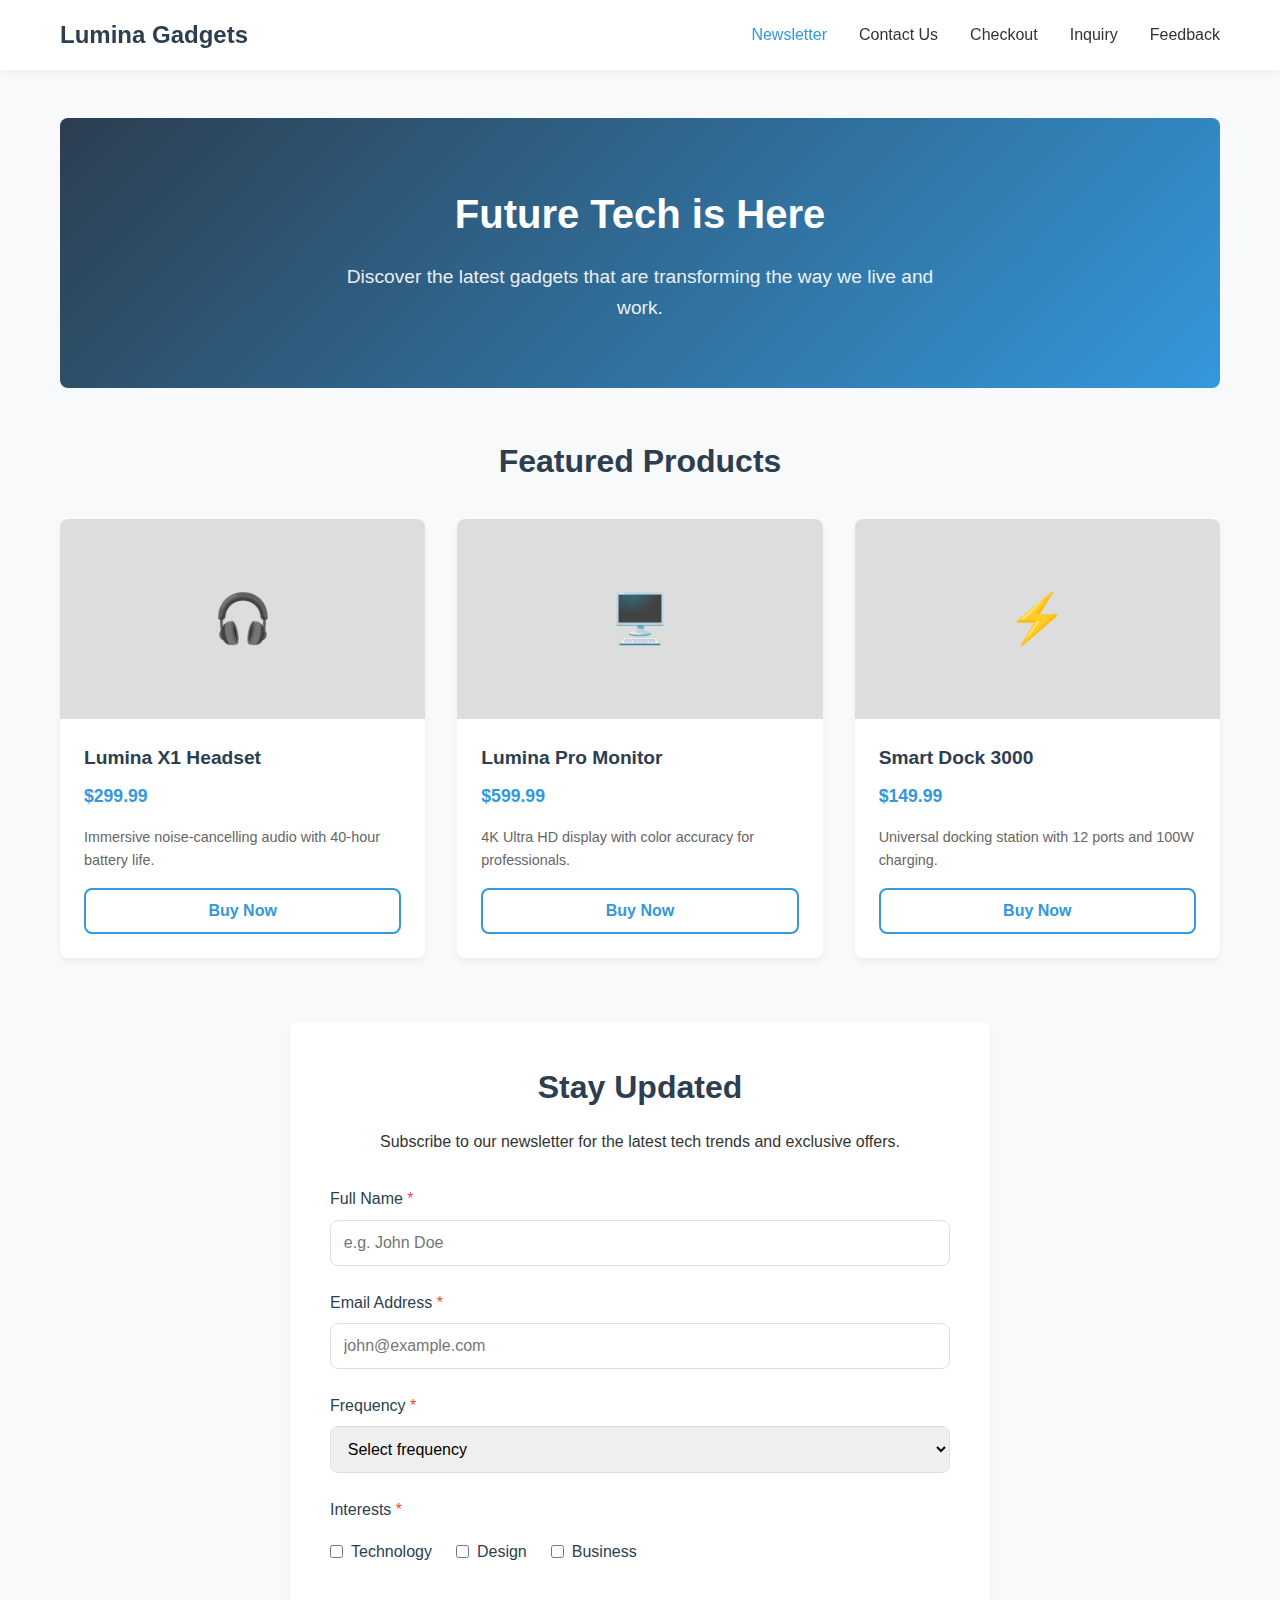
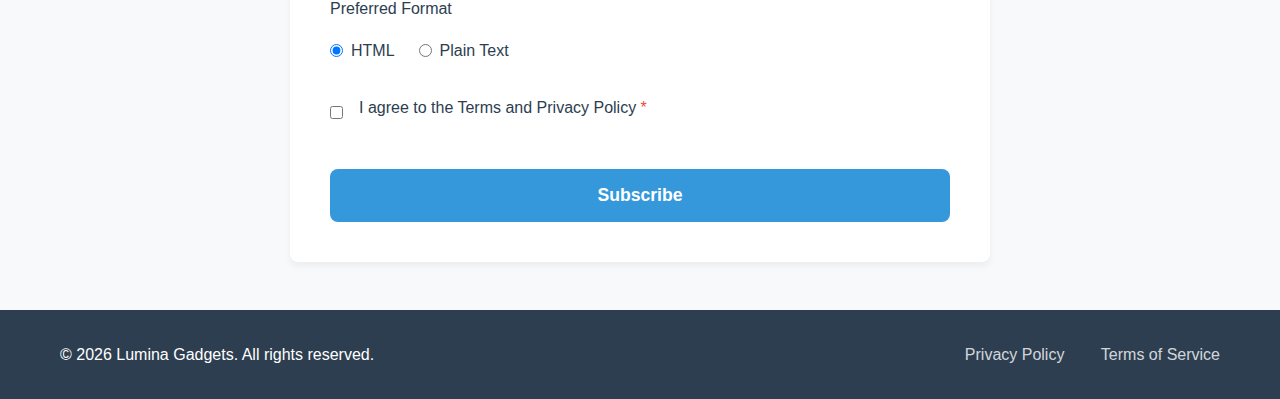
<file: index.html>
<!DOCTYPE html>
<html lang="en">
<head>
    <meta charset="UTF-8">
    <meta name="viewport" content="width=device-width, initial-scale=1.0">
    <title>Lumina Gadgets - Subscribe</title>
    <link rel="stylesheet" href="css/style.css">
</head>
<body>
    <header>
        <div class="container">
            <nav>
                <div class="logo">Lumina Gadgets</div>
                <ul class="nav-links">
                    <li><a href="index.html">Newsletter</a></li>
                    <li><a href="contact.html">Contact Us</a></li>
                    <li><a href="checkout.html">Checkout</a></li>
                    <li><a href="inquiry.html">Inquiry</a></li>
                    <li><a href="feedback.html">Feedback</a></li>
                </ul>
            </nav>
        </div>
    </header>

    <main>
        <div class="container">
            <!-- Hero Section -->
            <section class="hero">
                <h1>Future Tech is Here</h1>
                <p>Discover the latest gadgets that are transforming the way we live and work.</p>
            </section>

            <!-- Product Showcase -->
            <section class="product-showcase">
                <h2 class="section-title">Featured Products</h2>
                <div class="product-grid">
                    <!-- Product 1 -->
                    <article class="product-card">
                        <div class="product-image">🎧</div>
                        <div class="product-info">
                            <h3 class="product-title">Lumina X1 Headset</h3>
                            <p class="product-price">$299.99</p>
                            <p class="product-desc">Immersive noise-cancelling audio with 40-hour battery life.</p>
                            <a href="checkout.html" class="btn-secondary">Buy Now</a>
                        </div>
                    </article>

                    <!-- Product 2 -->
                    <article class="product-card">
                        <div class="product-image">🖥️</div>
                        <div class="product-info">
                            <h3 class="product-title">Lumina Pro Monitor</h3>
                            <p class="product-price">$599.99</p>
                            <p class="product-desc">4K Ultra HD display with color accuracy for professionals.</p>
                            <a href="checkout.html" class="btn-secondary">Buy Now</a>
                        </div>
                    </article>

                    <!-- Product 3 -->
                    <article class="product-card">
                        <div class="product-image">⚡</div>
                        <div class="product-info">
                            <h3 class="product-title">Smart Dock 3000</h3>
                            <p class="product-price">$149.99</p>
                            <p class="product-desc">Universal docking station with 12 ports and 100W charging.</p>
                            <a href="checkout.html" class="btn-secondary">Buy Now</a>
                        </div>
                    </article>
                </div>
            </section>

            <!-- Subscription Form -->
            <section class="form-container">
                <div class="form-header">
                    <h2>Stay Updated</h2>
                    <p>Subscribe to our newsletter for the latest tech trends and exclusive offers.</p>
                </div>
                
                <form id="newsletter-form" novalidate>

                    <!-- Field 1: Full Name -->
                    <div class="form-group">
                        <div class="label-wrapper">
                            <label for="fullName">Full Name <span style="color: #e74c3c;">*</span></label>
                        </div>
                        <div class="input-wrapper">
                            <input type="text" id="fullName" name="fullName" placeholder="e.g. John Doe">
                        </div>
                        <div class="validation-wrapper">
                            <div class="validation-content" style="display: none; margin-top: 0.5rem;">
                                <span class="error-icon">⚠️</span>
                                <span class="error-msg" style="color: #e74c3c; font-size: 0.9rem;"></span>
                            </div>
                        </div>
                    </div>

                    <!-- Field 2: Email -->
                    <div class="form-group">
                        <div class="label-wrapper">
                            <label for="email">Email Address <span style="color: #e74c3c;">*</span></label>
                        </div>
                        <div class="input-wrapper">
                            <input type="email" id="email" name="email" placeholder="john@example.com">
                        </div>
                        <div class="validation-wrapper">
                            <div class="validation-content" style="display: none; margin-top: 0.5rem;">
                                <span class="error-icon">⚠️</span>
                                <span class="error-msg" style="color: #e74c3c; font-size: 0.9rem;"></span>
                            </div>
                        </div>
                    </div>

                    <!-- Field 3: Frequency -->
                    <div class="form-group">
                        <div class="label-wrapper">
                            <label for="frequency">Frequency <span style="color: #e74c3c;">*</span></label>
                        </div>
                        <div class="input-wrapper">
                            <select id="frequency" name="frequency">
                                <option value="" disabled selected>Select frequency</option>
                                <option value="daily">Daily Digest</option>
                                <option value="weekly">Weekly Summary</option>
                                <option value="monthly">Monthly Round-up</option>
                            </select>
                        </div>
                        <div class="validation-wrapper">
                            <div class="validation-content" style="display: none; margin-top: 0.5rem;">
                                <span class="error-icon">⚠️</span>
                                <span class="error-msg" style="color: #e74c3c; font-size: 0.9rem;"></span>
                            </div>
                        </div>
                    </div>

                    <!-- Field 4: Interests (Checkboxes) -->
                    <div class="form-group">
                        <div class="label-wrapper">
                            <label>Interests <span style="color: #e74c3c;">*</span></label>
                        </div>
                        <div class="checkbox-group">
                            <label class="checkbox-item">
                                <input type="checkbox" name="interests" value="technology"> Technology
                            </label>
                            <label class="checkbox-item">
                                <input type="checkbox" name="interests" value="design"> Design
                            </label>
                            <label class="checkbox-item">
                                <input type="checkbox" name="interests" value="business"> Business
                            </label>
                        </div>
                        <div class="validation-wrapper">
                            <div class="validation-content" style="display: none; margin-top: 0.5rem;">
                                <span class="error-icon">⚠️</span>
                                <span class="error-msg" style="color: #e74c3c; font-size: 0.9rem;"></span>
                            </div>
                        </div>
                    </div>

                    <!-- Field 5: Format (Radios) -->
                    <div class="form-group">
                        <div class="label-wrapper">
                            <label>Preferred Format</label>
                        </div>
                        <div class="radio-group">
                            <label class="radio-item">
                                <input type="radio" name="format" value="html" checked> HTML
                            </label>
                            <label class="radio-item">
                                <input type="radio" name="format" value="text"> Plain Text
                            </label>
                        </div>
                    </div>

                    <!-- Field 6: Terms -->
                    <div class="form-group">
                        <div class="checkbox-item">
                            <input type="checkbox" name="terms" id="terms">
                            <label for="terms" style="display: inline; margin-left: 0.5rem;">I agree to the Terms and Privacy Policy <span style="color: #e74c3c;">*</span></label>
                        </div>
                        <div class="validation-wrapper">
                            <div class="validation-content" style="display: none; margin-top: 0.5rem;">
                                <span class="error-icon">⚠️</span>
                                <span class="error-msg" style="color: #e74c3c; font-size: 0.9rem;"></span>
                            </div>
                        </div>
                    </div>

                    <button type="submit">Subscribe</button>
                </form>

            </div>
        </div>
    </main>

    <footer>
        <div class="container">
            <div class="footer-content">
                <p>&copy; 2026 Lumina Gadgets. All rights reserved.</p>
                <div class="footer-links">
                    <a href="#">Privacy Policy</a>
                    <a href="#">Terms of Service</a>
                </div>
            </div>
        </div>
    </footer>

    <script src="js/newsletter.js"></script>
</body>
</html>
</file>
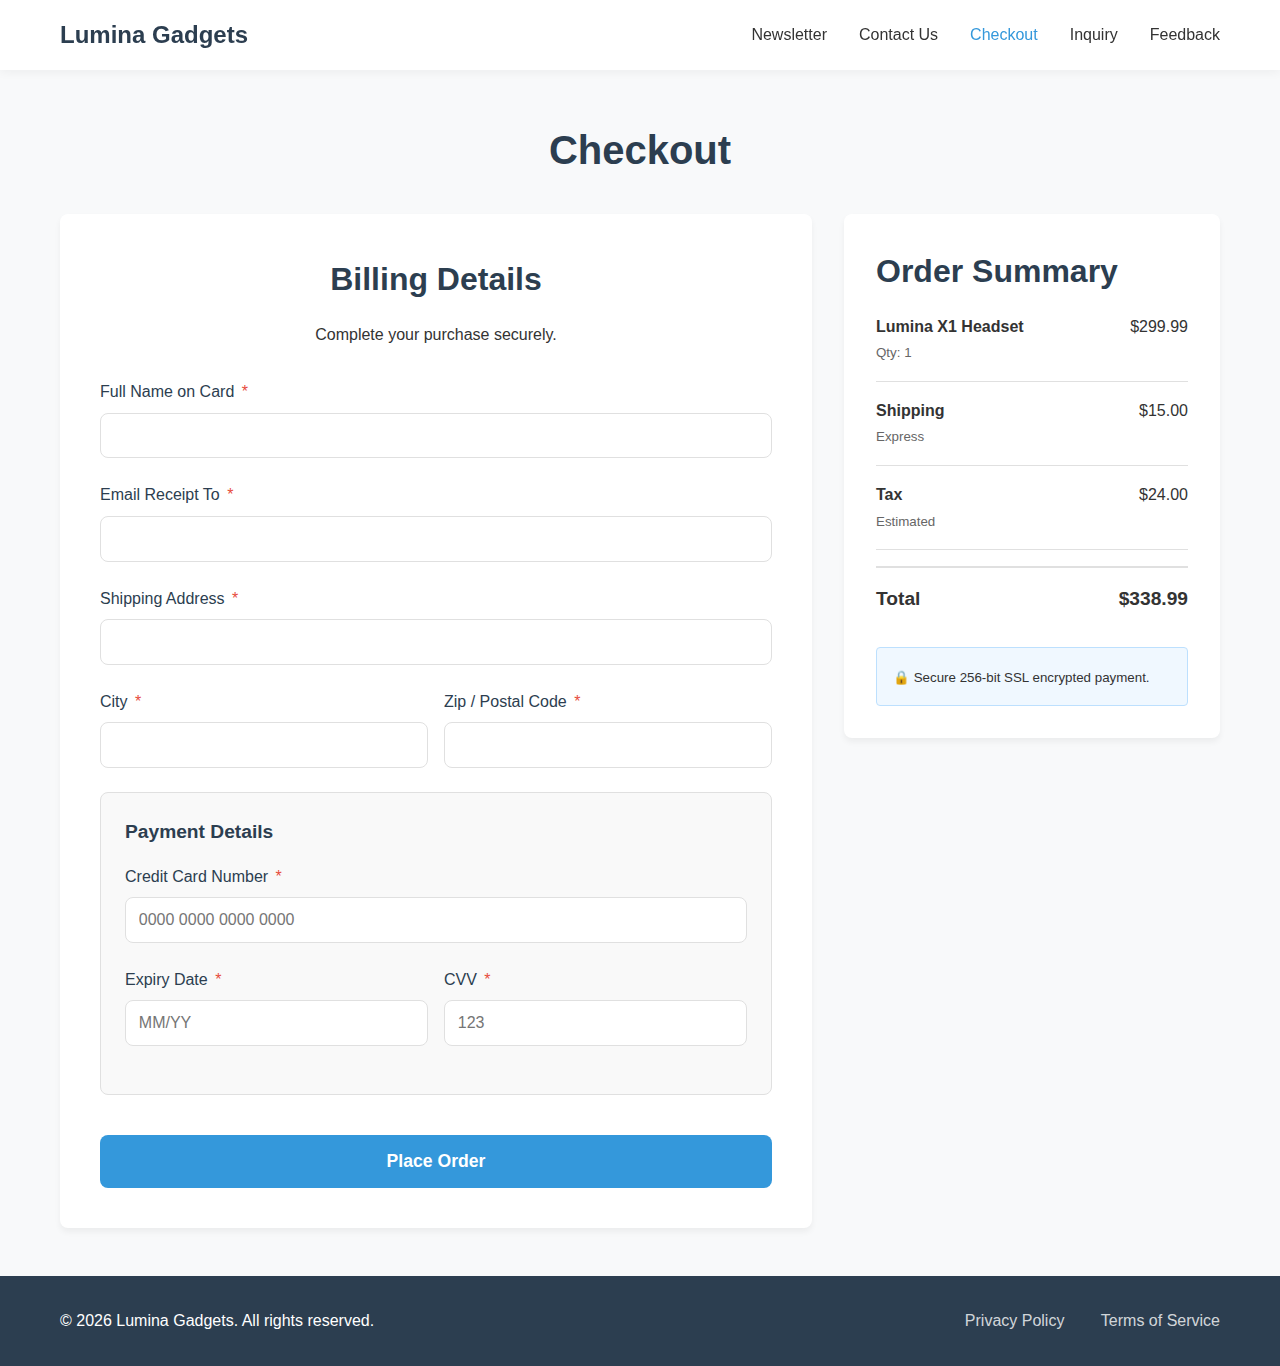
<file: checkout.html>
<!DOCTYPE html>
<html lang="en">
<head>
    <meta charset="UTF-8">
    <meta name="viewport" content="width=device-width, initial-scale=1.0">
    <title>Lumina Gadgets - Checkout</title>
    <link rel="stylesheet" href="css/style.css">
</head>
<body>
    <header>
        <div class="container">
            <nav>
                <div class="logo">Lumina Gadgets</div>
                <ul class="nav-links">
                    <li><a href="index.html">Newsletter</a></li>
                    <li><a href="contact.html">Contact Us</a></li>
                    <li><a href="checkout.html">Checkout</a></li>
                    <li><a href="inquiry.html">Inquiry</a></li>
                    <li><a href="feedback.html">Feedback</a></li>
                </ul>
            </nav>
        </div>
    </header>

    <main>
        <div class="container">
            <h1 style="text-align: center; margin-bottom: 2rem;">Checkout</h1>
            
            <div class="split-layout">
                <!-- Checkout Form -->
                <div class="form-container" style="margin: 0; max-width: none;">
                    <div class="form-header">
                        <h2>Billing Details</h2>
                        <p>Complete your purchase securely.</p>
                    </div>
                    
                    <form id="checkout-form" novalidate>

                    <!-- Field 1: Full Name -->
                    <div class="form-group">
                        <label for="fullName">Full Name on Card <span class="required">*</span></label>
                        <input type="text" id="fullName" name="fullName" aria-required="true" aria-describedby="fullName-error">
                        <div id="fullName-error" class="error-msg" role="alert" style="display: none; color: #e74c3c; margin-top: 5px;"></div>
                    </div>

                    <!-- Field 2: Email -->
                    <div class="form-group">
                        <label for="email">Email Receipt To <span class="required">*</span></label>
                        <input type="email" id="email" name="email" aria-required="true" aria-describedby="email-error">
                        <div id="email-error" class="error-msg" role="alert" style="display: none; color: #e74c3c; margin-top: 5px;"></div>
                    </div>

                    <!-- Field 3: Address -->
                    <div class="form-group">
                        <label for="address">Shipping Address <span class="required">*</span></label>
                        <input type="text" id="address" name="address" aria-required="true" aria-describedby="address-error">
                        <div id="address-error" class="error-msg" role="alert" style="display: none; color: #e74c3c; margin-top: 5px;"></div>
                    </div>

                    <div style="display: grid; grid-template-columns: 1fr 1fr; gap: 1rem;">
                        <!-- Field 4: City -->
                        <div class="form-group">
                            <label for="city">City <span class="required">*</span></label>
                            <input type="text" id="city" name="city" aria-required="true" aria-describedby="city-error">
                            <div id="city-error" class="error-msg" role="alert" style="display: none; color: #e74c3c; margin-top: 5px;"></div>
                        </div>

                        <!-- Field 5: Zip -->
                        <div class="form-group">
                            <label for="zip">Zip / Postal Code <span class="required">*</span></label>
                            <input type="text" id="zip" name="zip" aria-required="true" aria-describedby="zip-error">
                            <div id="zip-error" class="error-msg" role="alert" style="display: none; color: #e74c3c; margin-top: 5px;"></div>
                        </div>
                    </div>

                    <!-- Payment Panel -->
                    <div class="payment-panel" style="border: 1px solid #e0e0e0; padding: 1.5rem; border-radius: 8px; background-color: #f9f9f9; margin-bottom: 1.5rem;">
                        <h3 style="margin-top: 0; margin-bottom: 1rem; font-size: 1.2rem;">Payment Details</h3>
                        
                        <!-- Field 6: Card Number -->
                        <div class="form-group">
                            <label for="cardNum">Credit Card Number <span class="required">*</span></label>
                            <input type="text" id="cardNum" name="cardNum" placeholder="0000 0000 0000 0000" aria-required="true">
                        </div>

                        <div style="display: grid; grid-template-columns: 1fr 1fr; gap: 1rem;">
                            <!-- Field 7: Expiry -->
                            <div class="form-group">
                                <label for="expiry">Expiry Date <span class="required">*</span></label>
                                <input type="text" id="expiry" name="expiry" placeholder="MM/YY" aria-required="true">
                            </div>

                            <!-- Field 8: CVV -->
                            <div class="form-group">
                                <label for="cvv">CVV <span class="required">*</span></label>
                                <input type="text" id="cvv" name="cvv" placeholder="123" aria-required="true">
                            </div>
                        </div>
                        <!-- Payment Error Container (Inside Panel) -->
                        <div id="payment-error" role="alert" style="display: none; color: #e74c3c; margin-top: 1rem; font-weight: bold; border: 1px solid #e74c3c; padding: 10px; border-radius: 4px; background-color: #fdecea;"></div>
                    </div>
                    <!-- Payment Error Container (Outside/Below Panel) - REMOVED -->

                    <button type="submit">Place Order</button>
                </form>
            </div>

            <!-- Order Summary Sidebar -->
            <div class="sidebar-content">
                <h2>Order Summary</h2>
                
                <div class="summary-item">
                    <div>
                        <div style="font-weight: bold;">Lumina X1 Headset</div>
                        <small style="color: var(--text-light);">Qty: 1</small>
                    </div>
                    <div>$299.99</div>
                </div>

                <div class="summary-item">
                    <div>
                        <div style="font-weight: bold;">Shipping</div>
                        <small style="color: var(--text-light);">Express</small>
                    </div>
                    <div>$15.00</div>
                </div>

                <div class="summary-item">
                    <div>
                        <div style="font-weight: bold;">Tax</div>
                        <small style="color: var(--text-light);">Estimated</small>
                    </div>
                    <div>$24.00</div>
                </div>

                <div class="summary-total">
                    <div>Total</div>
                    <div>$338.99</div>
                </div>

                <div style="margin-top: 2rem; padding: 1rem; background: #f0f8ff; border-radius: 4px; border: 1px solid #bde0fe;">
                    <small>🔒 Secure 256-bit SSL encrypted payment.</small>
                </div>
            </div>
        </div>
    </main>


    <footer>
        <div class="container">
            <div class="footer-content">
                <p>&copy; 2026 Lumina Gadgets. All rights reserved.</p>
                <div class="footer-links">
                    <a href="#">Privacy Policy</a>
                    <a href="#">Terms of Service</a>
                </div>
            </div>
        </div>
    </footer>

    <script src="js/main.js"></script>
    <script src="js/checkout.js"></script>
</body>
</html>
</file>
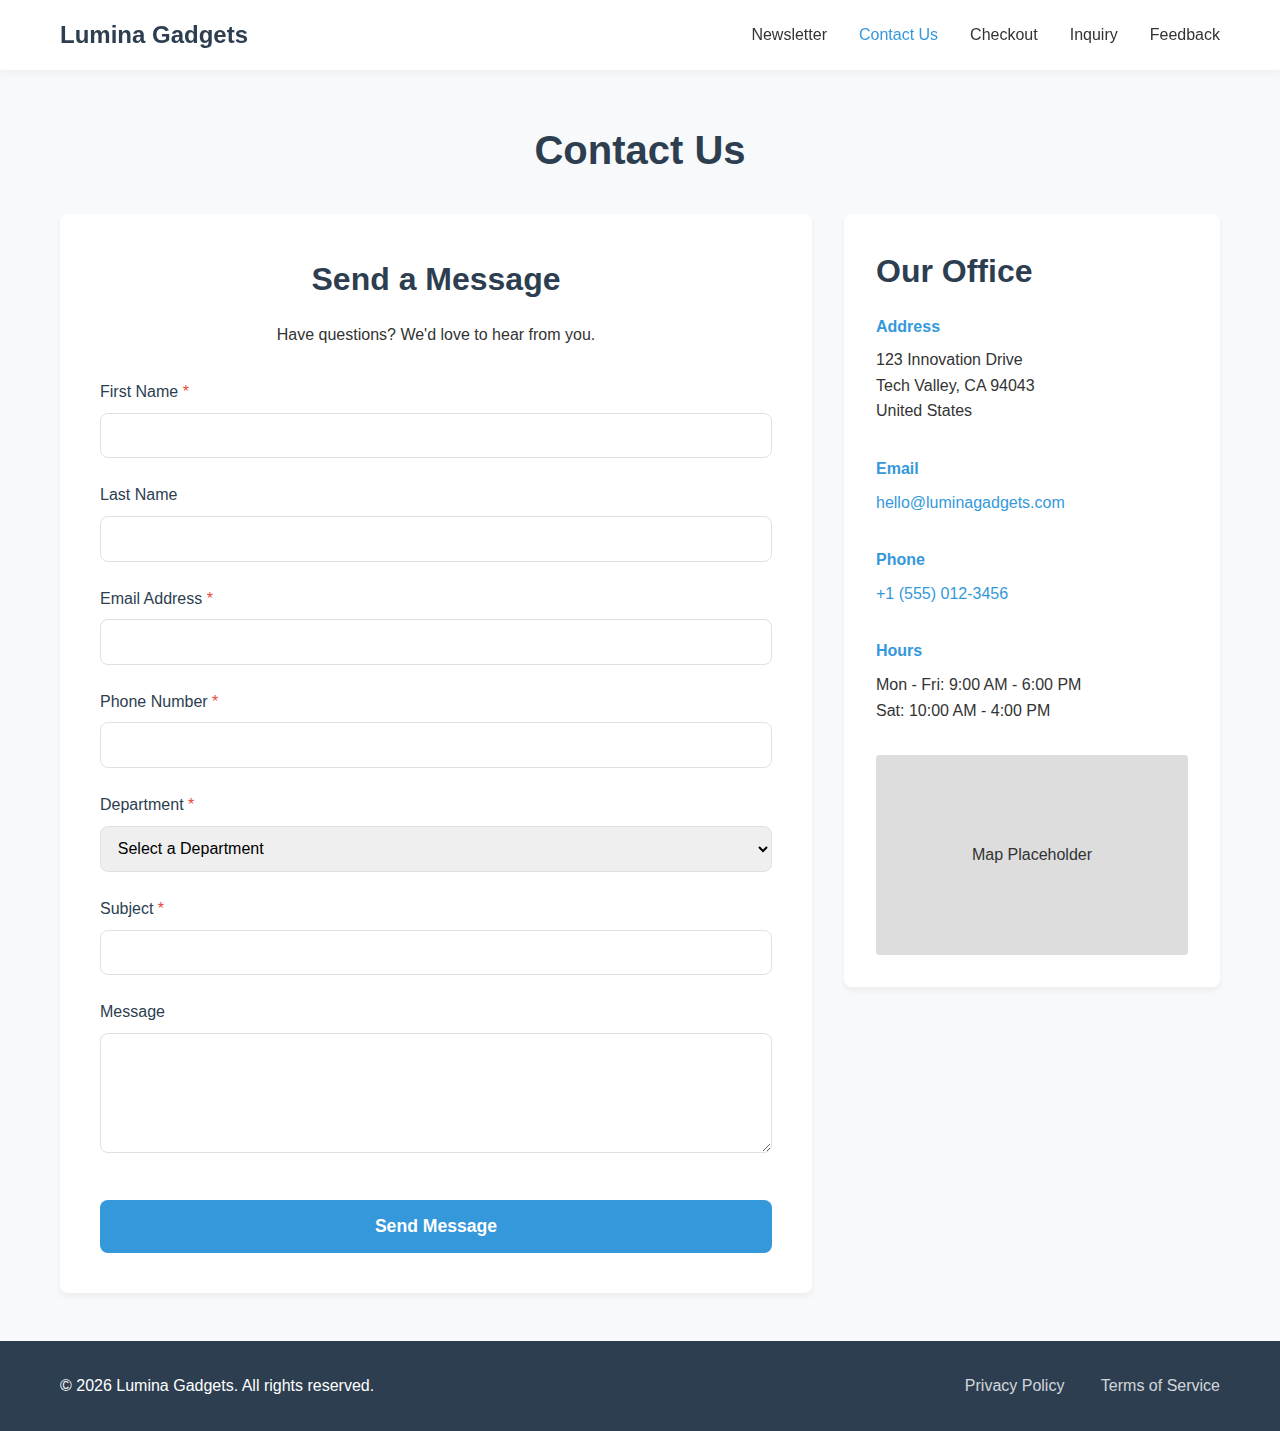
<file: contact.html>
<!DOCTYPE html>
<html lang="en">
<head>
    <meta charset="UTF-8">
    <meta name="viewport" content="width=device-width, initial-scale=1.0">
    <title>Lumina Gadgets - Contact Us</title>
    <link rel="stylesheet" href="css/style.css">
</head>
<body>
    <header>
        <div class="container">
            <nav>
                <div class="logo">Lumina Gadgets</div>
                <ul class="nav-links">
                    <li><a href="index.html">Newsletter</a></li>
                    <li><a href="contact.html">Contact Us</a></li>
                    <li><a href="checkout.html">Checkout</a></li>
                    <li><a href="inquiry.html">Inquiry</a></li>
                    <li><a href="feedback.html">Feedback</a></li>
                </ul>
            </nav>
        </div>
    </header>

    <main>
        <div class="container">
            <h1 style="text-align: center; margin-bottom: 2rem;">Contact Us</h1>

            <div class="split-layout">
                <div class="form-container" style="margin: 0; max-width: none;">
                    <div class="form-header">
                        <h2>Send a Message</h2>
                        <p>Have questions? We'd love to hear from you.</p>
                    </div>
                    
                    <!-- Error Container -->
                    <div id="error-summary" style="display: none; background-color: #f8d7da; color: #721c24; padding: 1rem; border-radius: 8px; margin-bottom: 1.5rem; border: 1px solid #f5c6cb;">
                    </div>

                    <form id="contact-form" novalidate>

                        <!-- Field 1: First Name -->
                        <div class="form-group">
                            <label for="firstName">First Name <span style="color: #e74c3c;">*</span></label>
                            <input type="text" id="firstName" name="firstName">
                        </div>

                        <!-- Field 2: Last Name -->
                        <div class="form-group">
                            <label for="lastName">Last Name</label>
                            <input type="text" id="lastName" name="lastName">
                        </div>

                        <!-- Field 3: Email -->
                        <div class="form-group">
                            <label for="email">Email Address <span style="color: #e74c3c;">*</span></label>
                            <input type="email" id="email" name="email">
                        </div>

                        <!-- Field 4: Phone -->
                        <div class="form-group">
                            <label for="phone">Phone Number <span style="color: #e74c3c;">*</span></label>
                            <input type="tel" id="phone" name="phone">
                        </div>

                        <!-- Field 5: Department -->
                        <div class="form-group">
                            <label for="department">Department <span style="color: #e74c3c;">*</span></label>
                            <select id="department" name="department">
                                <option value="">Select a Department</option>
                                <option value="support">Customer Support</option>
                                <option value="sales">Sales & Inquiries</option>
                                <option value="pr">Public Relations</option>
                            </select>
                        </div>

                        <!-- Field 6: Subject -->
                        <div class="form-group">
                            <label for="subject">Subject <span style="color: #e74c3c;">*</span></label>
                            <input type="text" id="subject" name="subject">
                        </div>

                        <!-- Field 7: Message -->
                        <div class="form-group">
                            <label for="message">Message</label>
                            <textarea id="message" name="message"></textarea>
                        </div>

                        <button type="submit">Send Message</button>
                    </form>
                </div>

                <div class="sidebar-content">
                    <h2>Our Office</h2>
                    
                    <div class="info-item">
                        <span class="info-label">Address</span>
                        <p>123 Innovation Drive<br>Tech Valley, CA 94043<br>United States</p>
                    </div>

                    <div class="info-item">
                        <span class="info-label">Email</span>
                        <p><a href="mailto:hello@luminagadgets.com">hello@luminagadgets.com</a></p>
                    </div>

                    <div class="info-item">
                        <span class="info-label">Phone</span>
                        <p><a href="tel:+15550123456">+1 (555) 012-3456</a></p>
                    </div>

                    <div class="info-item">
                        <span class="info-label">Hours</span>
                        <p>Mon - Fri: 9:00 AM - 6:00 PM<br>Sat: 10:00 AM - 4:00 PM</p>
                    </div>

                    <div style="background: #ddd; height: 200px; border-radius: 4px; display: flex; align-items: center; justify-content: center;">
                        Map Placeholder
                    </div>
                </div>
            </div>
        </div>
    </main>

    <footer>
        <div class="container">
            <div class="footer-content">
                <p>&copy; 2026 Lumina Gadgets. All rights reserved.</p>
                <div class="footer-links">
                    <a href="#">Privacy Policy</a>
                    <a href="#">Terms of Service</a>
                </div>
            </div>
        </div>
    </footer>

    <script src="js/contact-us.js"></script>
</body>
</html>
</file>
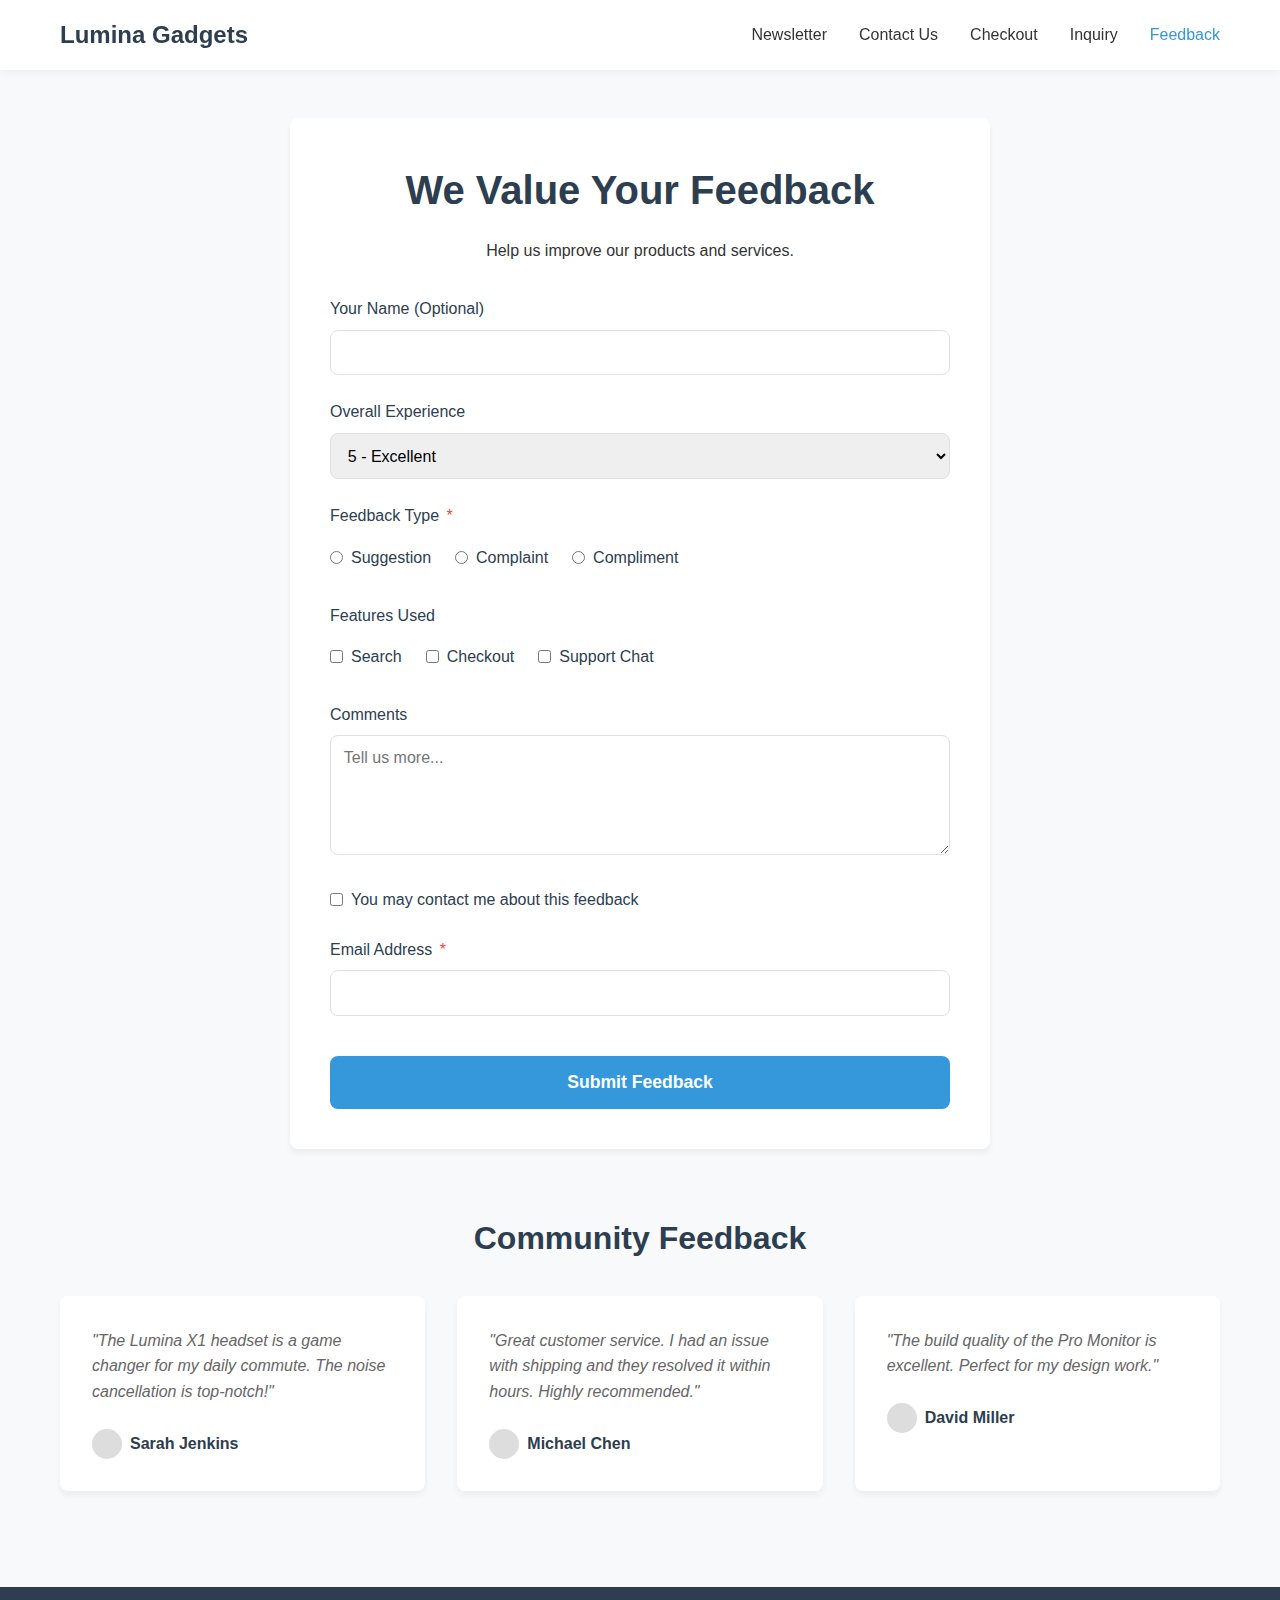
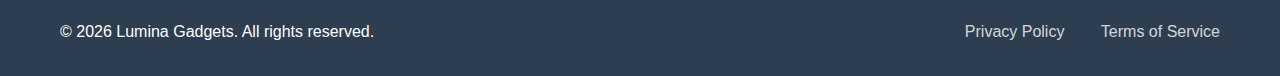
<file: feedback.html>
<!DOCTYPE html>
<html lang="en">
<head>
    <meta charset="UTF-8">
    <meta name="viewport" content="width=device-width, initial-scale=1.0">
    <title>Lumina Gadgets - Feedback</title>
    <link rel="stylesheet" href="css/style.css">
</head>
<body>
    <header>
        <div class="container">
            <nav>
                <div class="logo">Lumina Gadgets</div>
                <ul class="nav-links">
                    <li><a href="index.html">Newsletter</a></li>
                    <li><a href="contact.html">Contact Us</a></li>
                    <li><a href="checkout.html">Checkout</a></li>
                    <li><a href="inquiry.html">Inquiry</a></li>
                    <li><a href="feedback.html">Feedback</a></li>
                </ul>
            </nav>
        </div>
    </header>

    <main>
        <div class="container">
            <div class="form-container">
                <div class="form-header">
                    <h1>We Value Your Feedback</h1>
                    <p>Help us improve our products and services.</p>
                </div>
                
                <form id="feedback-form" novalidate>
                    <!-- Field 1: Name -->
                    <div class="form-group">
                        <label for="name">Your Name (Optional)</label>
                        <input type="text" id="name" name="name">
                    </div>

                    <!-- Field 2: Experience Rating -->
                    <div class="form-group">
                        <label for="rating">Overall Experience</label>
                        <select id="rating" name="rating">
                            <option value="5">5 - Excellent</option>
                            <option value="4">4 - Very Good</option>
                            <option value="3">3 - Good</option>
                            <option value="2">2 - Fair</option>
                            <option value="1">1 - Poor</option>
                        </select>
                    </div>

                    <!-- Field 3: Type -->
                    <div class="form-group">
                        <label id="type-label">Feedback Type <span class="required">*</span></label>
                        <div class="radio-group" role="radiogroup" aria-labelledby="type-label" aria-describedby="type-error">
                            <label class="radio-item">
                                <input type="radio" name="type" value="suggestion"> Suggestion
                            </label>
                            <label class="radio-item">
                                <input type="radio" name="type" value="complaint"> Complaint
                            </label>
                            <label class="radio-item">
                                <input type="radio" name="type" value="compliment"> Compliment
                            </label>
                        </div>
                        <div id="type-error" class="error-msg" aria-atomic="true" aria-live="polite"></div>
                    </div>

                    <!-- Field 4: Features -->
                    <div class="form-group">
                        <label>Features Used</label>
                        <div class="checkbox-group">
                            <label class="checkbox-item">
                                <input type="checkbox" name="features" value="search"> Search
                            </label>
                            <label class="checkbox-item">
                                <input type="checkbox" name="features" value="checkout"> Checkout
                            </label>
                            <label class="checkbox-item">
                                <input type="checkbox" name="features" value="support"> Support Chat
                            </label>
                        </div>
                    </div>

                    <!-- Field 5: Description -->
                    <div class="form-group">
                        <label for="comments">Comments</label>
                        <textarea id="comments" name="comments" placeholder="Tell us more..."></textarea>
                    </div>

                    <!-- Field 6: Contact Permission -->
                    <div class="form-group">
                        <label class="checkbox-item">
                            <input type="checkbox" name="contact_permission" id="contact_permission">
                            You may contact me about this feedback
                        </label>
                    </div>
                    
                    <!-- Field 7: Email (Visible only if contact permission is checked - simple JS or just show it) -->
                    <!-- For accessibility demo, keeping it simple: just show it -->
                    <div class="form-group">
                        <label for="email">Email Address <span class="required">*</span></label>
                        <input type="email" id="email" name="email" aria-required="true" aria-describedby="email-error">
                        <div id="email-error" class="error-msg" aria-atomic="true" aria-live="polite"></div>
                    </div>

                    <button type="submit">Submit Feedback</button>
                </form>
            </div>

            <section style="margin-top: 4rem;">
                <h2 class="section-title">Community Feedback</h2>
                <div class="testimonial-grid">
                    <div class="testimonial-card">
                        <div class="testimonial-text">
                            "The Lumina X1 headset is a game changer for my daily commute. The noise cancellation is top-notch!"
                        </div>
                        <div class="testimonial-author">Sarah Jenkins</div>
                    </div>

                    <div class="testimonial-card">
                        <div class="testimonial-text">
                            "Great customer service. I had an issue with shipping and they resolved it within hours. Highly recommended."
                        </div>
                        <div class="testimonial-author">Michael Chen</div>
                    </div>

                    <div class="testimonial-card">
                        <div class="testimonial-text">
                            "The build quality of the Pro Monitor is excellent. Perfect for my design work."
                        </div>
                        <div class="testimonial-author">David Miller</div>
                    </div>
                </div>
            </section>
        </div>
    </main>


    <footer>
        <div class="container">
            <div class="footer-content">
                <p>&copy; 2026 Lumina Gadgets. All rights reserved.</p>
                <div class="footer-links">
                    <a href="#">Privacy Policy</a>
                    <a href="#">Terms of Service</a>
                </div>
            </div>
        </div>
    </footer>

    <script src="js/main.js"></script>
    <script src="js/feedback.js"></script>
</body>
</html>
</file>
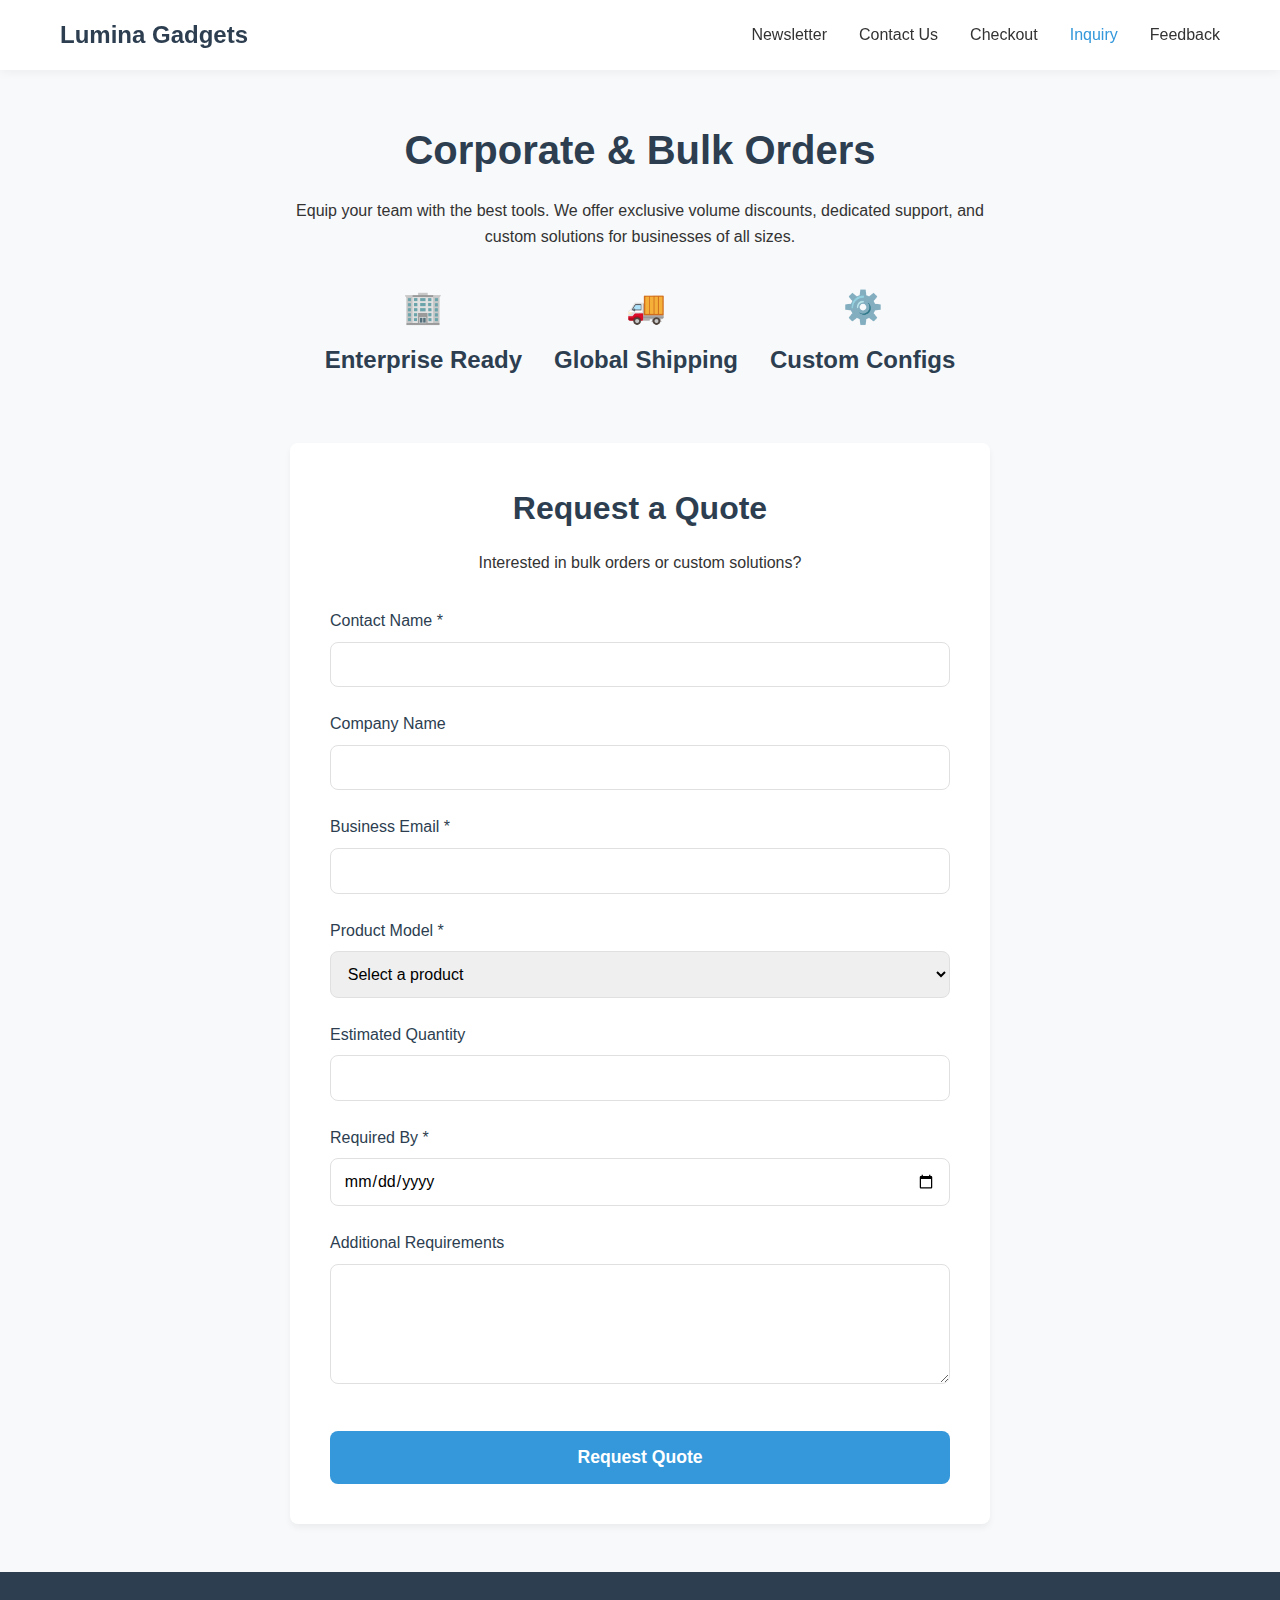
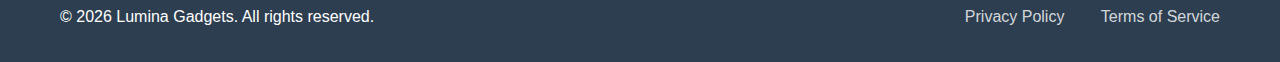
<file: inquiry.html>
<!DOCTYPE html>
<html lang="en">
<head>
    <meta charset="UTF-8">
    <meta name="viewport" content="width=device-width, initial-scale=1.0">
    <title>Lumina Gadgets - Product Inquiry</title>
    <link rel="stylesheet" href="css/style.css">
</head>
<body>
    <header>
        <div class="container">
            <nav>
                <div class="logo">Lumina Gadgets</div>
                <ul class="nav-links">
                    <li><a href="index.html">Newsletter</a></li>
                    <li><a href="contact.html">Contact Us</a></li>
                    <li><a href="checkout.html">Checkout</a></li>
                    <li><a href="inquiry.html">Inquiry</a></li>
                    <li><a href="feedback.html">Feedback</a></li>
                </ul>
            </nav>
        </div>
    </header>

    <main>
        <div class="container">
            <section style="text-align: center; margin-bottom: 3rem;">
                <h1>Corporate & Bulk Orders</h1>
                <p style="max-width: 700px; margin: 0 auto 2rem;">
                    Equip your team with the best tools. We offer exclusive volume discounts, dedicated support, and custom solutions for businesses of all sizes.
                </p>
                <div style="display: flex; justify-content: center; gap: 2rem;">
                    <div style="text-align: center;">
                        <div style="font-size: 2rem; margin-bottom: 0.5rem;">🏢</div>
                        <h3>Enterprise Ready</h3>
                    </div>
                    <div style="text-align: center;">
                        <div style="font-size: 2rem; margin-bottom: 0.5rem;">🚚</div>
                        <h3>Global Shipping</h3>
                    </div>
                    <div style="text-align: center;">
                        <div style="font-size: 2rem; margin-bottom: 0.5rem;">⚙️</div>
                        <h3>Custom Configs</h3>
                    </div>
                </div>
            </section>

            <div class="form-container">
                <div class="form-header">
                    <h2>Request a Quote</h2>
                    <p>Interested in bulk orders or custom solutions?</p>
                </div>
                
                <form id="inquiry-form" novalidate>

                    <!-- Field 1: Name -->
                    <div class="form-group">
                        <label for="name">Contact Name *</label>
                        <div class="input-icon-wrapper">
                            <input type="text" id="name" name="name" required>
                            <span class="error-icon">⚠️</span>
                        </div>
                    </div>

                    <!-- Field 2: Company -->
                    <div class="form-group">
                        <label for="company">Company Name</label>
                        <div class="input-icon-wrapper">
                            <input type="text" id="company" name="company">
                            <span class="error-icon">⚠️</span>
                        </div>
                    </div>

                    <!-- Field 3: Email -->
                    <div class="form-group">
                        <label for="email">Business Email *</label>
                        <div class="input-icon-wrapper">
                            <input type="email" id="email" name="email" required>
                            <span class="error-icon">⚠️</span>
                        </div>
                    </div>

                    <!-- Field 4: Product Model -->
                    <div class="form-group">
                        <label for="product">Product Model *</label>
                        <div class="input-icon-wrapper">
                            <select id="product" name="product" required>
                                <option value="">Select a product</option>
                                <option value="lg-x1">Lumina X1 Headset</option>
                                <option value="lg-pro">Lumina Pro Monitor</option>
                                <option value="lg-dock">Smart Dock 3000</option>
                            </select>
                            <span class="error-icon" style="right: 30px;">⚠️</span>
                        </div>
                    </div>

                    <!-- Field 5: Quantity -->
                    <div class="form-group">
                        <label for="quantity">Estimated Quantity</label>
                        <div class="input-icon-wrapper">
                            <input type="number" id="quantity" name="quantity" min="1">
                            <span class="error-icon">⚠️</span>
                        </div>
                    </div>

                    <!-- Field 6: Date -->
                    <div class="form-group">
                        <label for="date">Required By *</label>
                        <div class="input-icon-wrapper">
                            <input type="date" id="date" name="date" required>
                            <span class="error-icon" style="right: 30px;">⚠️</span>
                        </div>
                    </div>

                    <!-- Field 7: Notes -->
                    <div class="form-group">
                        <label for="notes">Additional Requirements</label>
                        <textarea id="notes" name="notes"></textarea>
                    </div>

                    <button type="submit">Request Quote</button>
                </form>
            </div>
        </div>
    </main>

    <footer>
        <div class="container">
            <div class="footer-content">
                <p>&copy; 2026 Lumina Gadgets. All rights reserved.</p>
                <div class="footer-links">
                    <a href="#">Privacy Policy</a>
                    <a href="#">Terms of Service</a>
                </div>
            </div>
        </div>
    </footer>

    <script src="js/main.js"></script>
    <script src="js/inquiry.js"></script>
</body>
</html>
</file>
<file: css/style.css>
:root {
    --primary-color: #2c3e50;
    --secondary-color: #3498db;
    --accent-color: #e74c3c;
    --bg-color: #f8f9fa;
    --card-bg: #ffffff;
    --text-color: #333333;
    --text-light: #666666;
    --border-color: #e0e0e0;
    --spacing-unit: 1rem;
    --border-radius: 8px;
    --font-main: 'Segoe UI', Tahoma, Geneva, Verdana, sans-serif;
}

* {
    box-sizing: border-box;
    margin: 0;
    padding: 0;
}

body {
    font-family: var(--font-main);
    background-color: var(--bg-color);
    color: var(--text-color);
    line-height: 1.6;
    display: flex;
    flex-direction: column;
    min-height: 100vh;
}

/* Typography */
h1, h2, h3 {
    color: var(--primary-color);
    margin-bottom: 1rem;
}

h1 { font-size: 2.5rem; }
h2 { font-size: 2rem; }
h3 { font-size: 1.5rem; }

a {
    color: var(--secondary-color);
    text-decoration: none;
    transition: color 0.3s;
}

a:hover {
    color: var(--primary-color);
}

/* Layout */
.container {
    max-width: 1200px;
    margin: 0 auto;
    padding: 0 20px;
}

header {
    background-color: var(--card-bg);
    box-shadow: 0 2px 10px rgba(0,0,0,0.05);
    padding: 1rem 0;
    position: sticky;
    top: 0;
    z-index: 1000;
}

nav {
    display: flex;
    justify-content: space-between;
    align-items: center;
}

.logo {
    font-size: 1.5rem;
    font-weight: bold;
    color: var(--primary-color);
}

.nav-links {
    display: flex;
    gap: 2rem;
    list-style: none;
}

.nav-links a {
    color: var(--text-color);
    font-weight: 500;
}

.nav-links a:hover, .nav-links a.active {
    color: var(--secondary-color);
}

main {
    flex: 1;
    padding: 3rem 0;
}

/* Forms */
.form-container {
    background-color: var(--card-bg);
    padding: 2.5rem;
    border-radius: var(--border-radius);
    box-shadow: 0 4px 6px rgba(0,0,0,0.05);
    max-width: 700px;
    margin: 0 auto;
}

.form-header {
    text-align: center;
    margin-bottom: 2rem;
}

.form-group {
    margin-bottom: 1.5rem;
    position: relative;
}

.input-icon-wrapper {
    position: relative;
}

.error-icon {
    position: absolute;
    right: 10px;
    top: 50%;
    transform: translateY(-50%);
    color: #e74c3c;
    display: none;
    pointer-events: none;
}

label {
    display: block;
    margin-bottom: 0.5rem;
    font-weight: 500;
    color: var(--primary-color);
}

input[type="text"],
input[type="email"],
input[type="password"],
input[type="tel"],
input[type="number"],
input[type="date"],
select,
textarea {
    width: 100%;
    padding: 0.8rem;
    border: 1px solid var(--border-color);
    border-radius: var(--border-radius);
    font-family: inherit;
    font-size: 1rem;
    transition: border-color 0.3s, box-shadow 0.3s;
}

input:focus,
select:focus,
textarea:focus {
    outline: none;
    border-color: var(--secondary-color);
    box-shadow: 0 0 0 3px rgba(52, 152, 219, 0.2);
}

textarea {
    resize: vertical;
    min-height: 120px;
}

.checkbox-group, .radio-group {
    display: flex;
    gap: 1.5rem;
    flex-wrap: wrap;
    padding-top: 0.5rem;
}

.checkbox-item, .radio-item {
    display: flex;
    align-items: center;
    gap: 0.5rem;
    cursor: pointer;
}

.checkbox-item input, .radio-item input {
    width: auto;
    cursor: pointer;
}

button[type="submit"] {
    background-color: var(--secondary-color);
    color: white;
    border: none;
    padding: 1rem 2rem;
    font-size: 1.1rem;
    border-radius: var(--border-radius);
    cursor: pointer;
    width: 100%;
    font-weight: 600;
    transition: background-color 0.3s, transform 0.1s;
    margin-top: 1rem;
}

button[type="submit"]:hover {
    background-color: #2980b9;
}

button[type="submit"]:active {
    transform: translateY(1px);
}

.radio-group-error {
    border: 1px solid #e74c3c;
    padding: 0.5rem;
    border-radius: 4px;
}

.required {
    color: #e74c3c;
    margin-left: 3px;
}

.input-error {
    border-color: #e74c3c !important;
}

/* Error Message Styles for Accessibility */
.error-msg {
    color: #e74c3c;
    display: block;
}

.error-msg:not(:empty) {
    margin-top: 5px;
}

/* Footer */
footer {
    background-color: var(--primary-color);
    color: white;
    padding: 2rem 0;
    margin-top: auto;
}

.footer-content {
    display: flex;
    justify-content: space-between;
    align-items: center;
}

.footer-links a {
    color: rgba(255,255,255,0.8);
    margin-left: 2rem;
}

.footer-links a:hover {
    color: white;
}


/* Hero Section */
.hero {
    background: linear-gradient(135deg, var(--primary-color), var(--secondary-color));
    color: white;
    padding: 4rem 0;
    text-align: center;
    margin-bottom: 3rem;
    border-radius: var(--border-radius);
}

.hero h1 {
    color: white;
    margin-bottom: 1rem;
}

.hero p {
    font-size: 1.2rem;
    opacity: 0.9;
    max-width: 600px;
    margin: 0 auto;
}

/* Product Grid */
.product-showcase {
    margin-bottom: 4rem;
}

.section-title {
    text-align: center;
    margin-bottom: 2rem;
    font-size: 2rem;
    color: var(--primary-color);
}

.product-grid {
    display: grid;
    grid-template-columns: repeat(auto-fit, minmax(250px, 1fr));
    gap: 2rem;
    margin-bottom: 3rem;
}

.product-card {
    background: var(--card-bg);
    border-radius: var(--border-radius);
    overflow: hidden;
    box-shadow: 0 4px 6px rgba(0,0,0,0.05);
    transition: transform 0.3s;
    display: flex;
    flex-direction: column;
}

.product-card:hover {
    transform: translateY(-5px);
}

.product-image {
    height: 200px;
    background-color: #ddd;
    display: flex;
    align-items: center;
    justify-content: center;
    color: #888;
    font-size: 3rem;
}

.product-info {
    padding: 1.5rem;
    flex: 1;
    display: flex;
    flex-direction: column;
}

.product-title {
    font-size: 1.2rem;
    font-weight: bold;
    margin-bottom: 0.5rem;
    color: var(--primary-color);
}

.product-price {
    font-size: 1.1rem;
    color: var(--secondary-color);
    font-weight: bold;
    margin-bottom: 1rem;
}

.product-desc {
    color: var(--text-light);
    font-size: 0.9rem;
    margin-bottom: 1rem;
}

.btn-secondary {
    margin-top: auto;
    background-color: transparent;
    border: 2px solid var(--secondary-color);
    color: var(--secondary-color);
    padding: 0.5rem 1rem;
    border-radius: var(--border-radius);
    cursor: pointer;
    font-weight: 600;
    transition: all 0.3s;
    text-align: center;
    display: block;
}

.btn-secondary:hover {
    background-color: var(--secondary-color);
    color: white;
}

/* Split Layout (Checkout/Contact) */
.split-layout {
    display: grid;
    grid-template-columns: 2fr 1fr;
    gap: 2rem;
    align-items: start;
}

.sidebar-content {
    background: var(--card-bg);
    padding: 2rem;
    border-radius: var(--border-radius);
    box-shadow: 0 4px 6px rgba(0,0,0,0.05);
}

.summary-item {
    display: flex;
    justify-content: space-between;
    margin-bottom: 1rem;
    padding-bottom: 1rem;
    border-bottom: 1px solid var(--border-color);
}

.summary-item:last-child {
    border-bottom: none;
    margin-bottom: 0;
    padding-bottom: 0;
}

.summary-total {
    margin-top: 1rem;
    padding-top: 1rem;
    border-top: 2px solid var(--border-color);
    display: flex;
    justify-content: space-between;
    font-weight: bold;
    font-size: 1.2rem;
}

/* Testimonials */
.testimonial-grid {
    display: grid;
    grid-template-columns: repeat(auto-fit, minmax(300px, 1fr));
    gap: 2rem;
    margin-bottom: 3rem;
}

.testimonial-card {
    background: white;
    padding: 2rem;
    border-radius: var(--border-radius);
    box-shadow: 0 4px 6px rgba(0,0,0,0.05);
    position: relative;
}

.testimonial-text {
    font-style: italic;
    margin-bottom: 1.5rem;
    color: var(--text-light);
}

.testimonial-author {
    font-weight: bold;
    color: var(--primary-color);
    display: flex;
    align-items: center;
    gap: 0.5rem;
}

.testimonial-author::before {
    content: '';
    display: block;
    width: 30px;
    height: 30px;
    background-color: #ddd;
    border-radius: 50%;
}

/* Info Grid (Contact) */
.info-item {
    margin-bottom: 2rem;
}

.info-label {
    font-weight: bold;
    color: var(--secondary-color);
    display: block;
    margin-bottom: 0.5rem;
}

/* Responsive */
@media (max-width: 768px) {
    .split-layout {
        grid-template-columns: 1fr;
    }

    .nav-links {
        display: none; /* Simple mobile hide for now */
    }
    
    .form-container {
        padding: 1.5rem;
    }
    
    .footer-content {
        flex-direction: column;
        gap: 1.5rem;
        text-align: center;
    }
    
    .footer-links a {
        margin: 0 1rem;
    }
}
</file>
